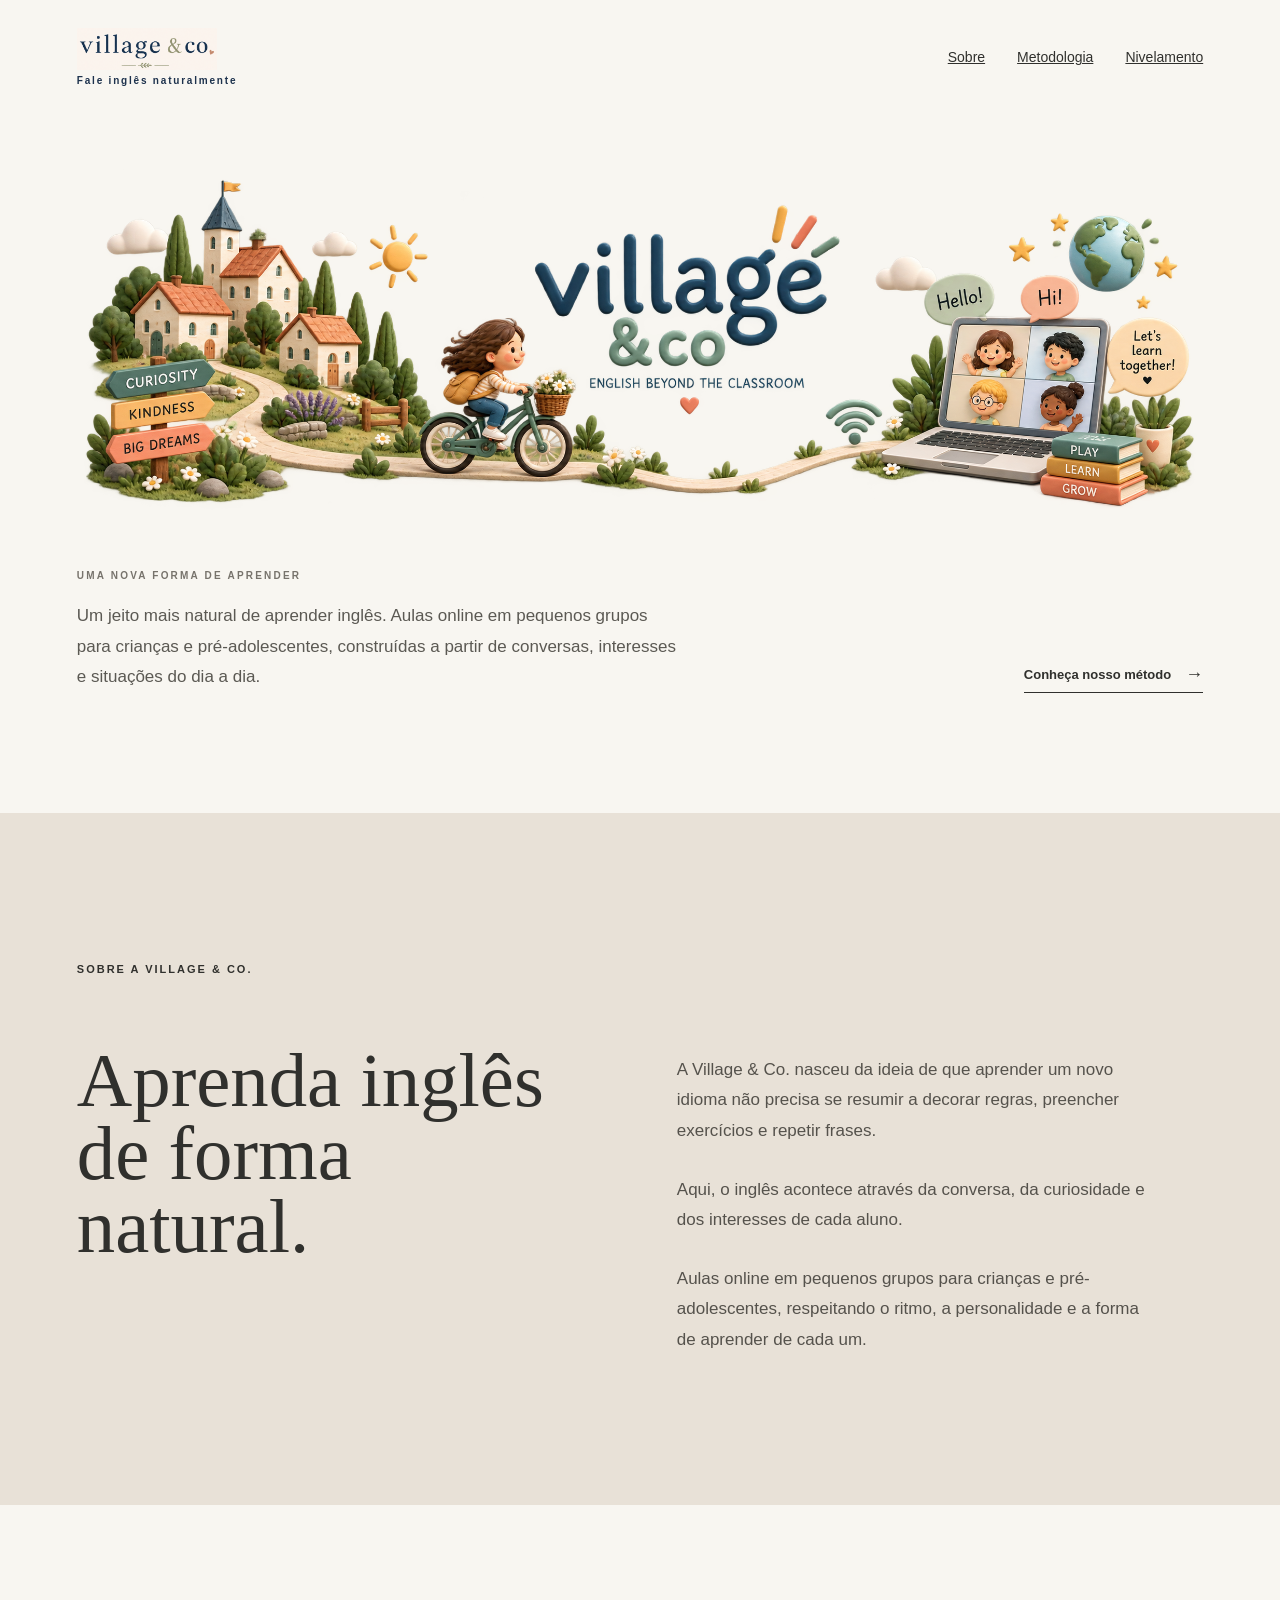
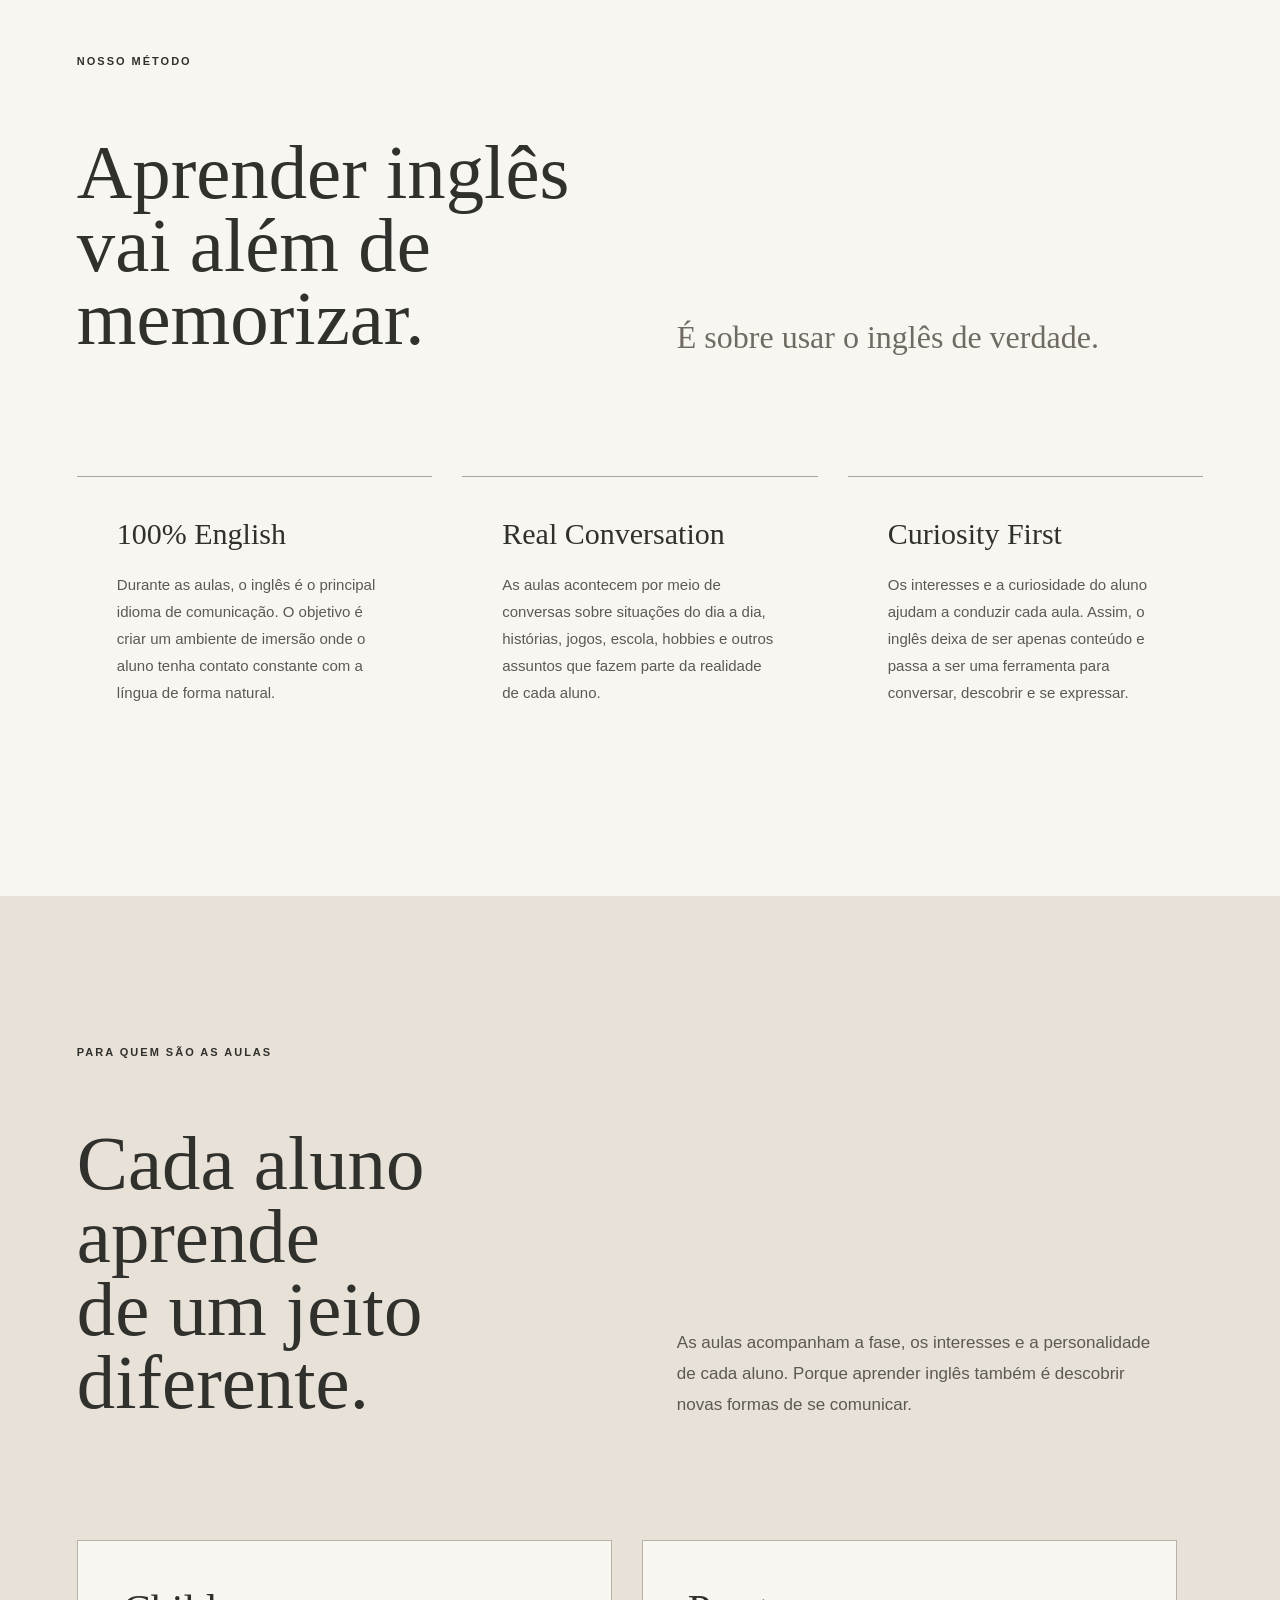
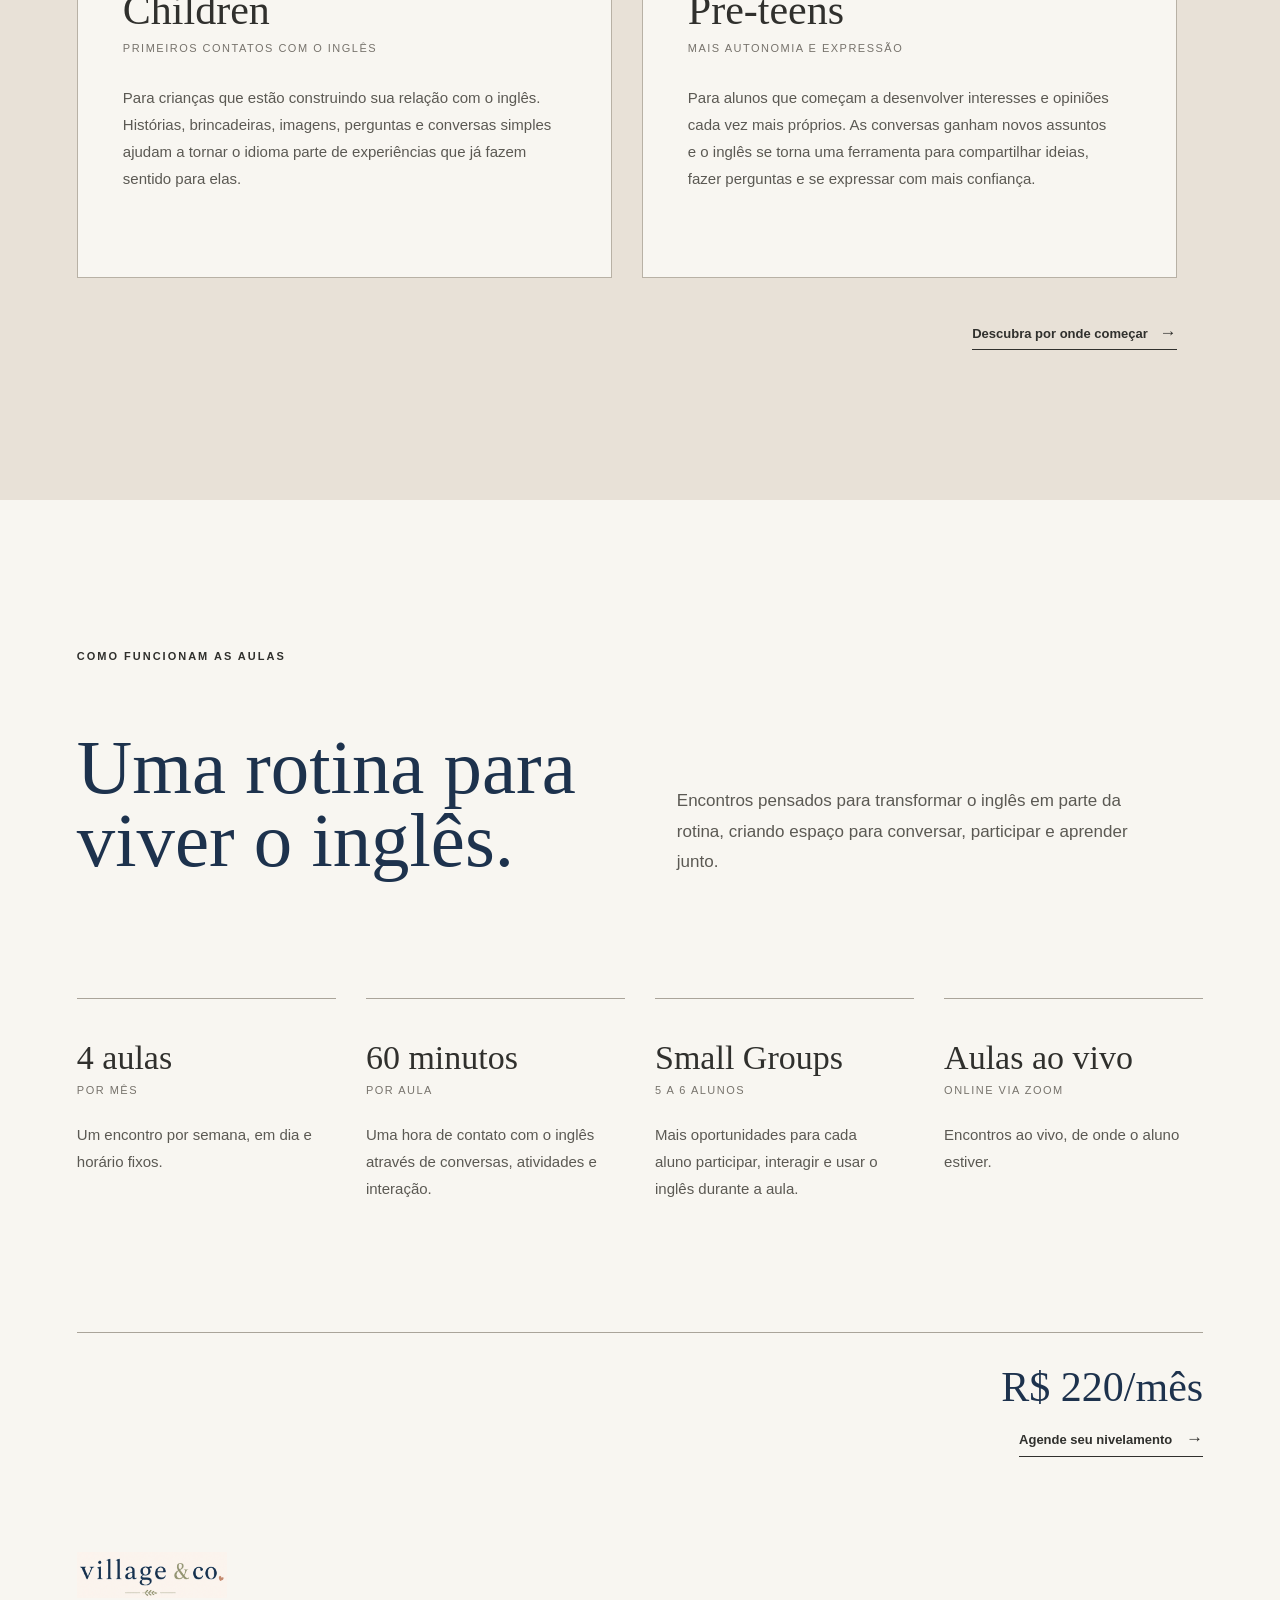
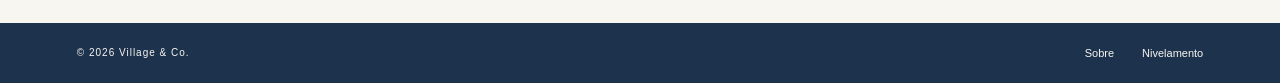
<file: index.html>
<!DOCTYPE html>
<html lang="PT-BR">

<head>

    <meta charset="UTF-8">
    <meta name="viewport" content="width=device-width, initial-scale=1.0">

    <title>village & co.</title>

    <link rel="stylesheet" href="style.css">

</head>


<body>

    <!-- Navigation -->
    <header class="navbar">

        <div class="brand">
        
            <div class="mini-image">

    <img
        src="images/mini-logo.png"
        alt="mini-village & Co."
        class="mini-logo"
    >

</div>

          <span class="sub-logo">
            Fale inglês naturalmente
          </span>
        </div> 

        <nav class="nav-links">

            <a href="about.html">Sobre</a>

            <a href="#method">Metodologia</a>

            <a href="level-test.html">Nivelamento</a>

        </nav>

    </header>


    <!-- Main Content -->
    <main>


<!-- Hero -->
<section class="corpo">

    <!-- Cover -->
    <div class="hero-cover">

        <div class="hero-placeholder">
            <img src="images/coverNew.PNG">
        </div>

        <!-- <h1 class="hero-cover-title">
            English that feels natural.
        </h1> -->

    </div>


    <!-- Hero Information -->
    <div class="hero-info">

        <div>

            <p class="hero-label">
                UMA NOVA FORMA DE APRENDER
            </p>

            <p class="hero-description">
                Um jeito mais natural de aprender inglês.
                Aulas online em pequenos grupos para crianças e
                pré-adolescentes, construídas a partir de conversas,
                interesses e situações do dia a dia.
            </p>

        </div>

        <a href="#method" class="hero-button">
            Conheça nosso método
            <span>→</span>
        </a>

    </div>

</section>


        <!-- Philosophy -->
<section class="philosophy" id="about">

    <div class="philosophy-label">
        SOBRE A VILLAGE & CO.
    </div>

    <div class="philosophy-content">

        <h2>
            Aprenda inglês<br>
            de forma natural.
        </h2>

        <div class="philosophy-text">

            <p>
                A Village & Co. nasceu da ideia de que aprender um novo
                idioma não precisa se resumir a decorar regras,
                preencher exercícios e repetir frases.
            </p>

            <p>
                Aqui, o inglês acontece através da conversa, da curiosidade
                e dos interesses de cada aluno.
            </p>

            <p>
                Aulas online em pequenos grupos para crianças e
                pré-adolescentes, respeitando o ritmo, a personalidade
                e a forma de aprender de cada um.
            </p>

        </div>

    </div>

</section>

        <!-- Method -->
<section class="metodo" id="method">

    <div class="metodo-label">
        NOSSO MÉTODO
    </div>

    <div class="metodo-intro">

        <h2>
            Aprender inglês <br>
            vai além de memorizar.
        </h2>

        <p>
            É sobre usar o inglês de verdade.
        </p>

    </div>

    <div class="metodo-cards">

        <!-- Card 01 -->
        <article class="metodo-card">

            <h3>
                100% English
            </h3>

            <p>
                Durante as aulas, o inglês é o principal idioma de comunicação.
                O objetivo é criar um ambiente de imersão onde o aluno tenha
                contato constante com a língua de forma natural.
            </p>

        </article>

        <!-- Card 02 -->
        <article class="metodo-card">

            <h3>
                Real Conversation
            </h3>

            <p>
                As aulas acontecem por meio de conversas sobre situações do dia a dia,
                histórias, jogos, escola, hobbies e outros assuntos que fazem
                parte da realidade de cada aluno.
            </p>

        </article>

        <!-- Card 03 -->
        <article class="metodo-card">

            <h3>
                Curiosity First
            </h3>

            <p>
                Os interesses e a curiosidade do aluno ajudam a conduzir cada aula.
                Assim, o inglês deixa de ser apenas conteúdo e passa a ser uma
                ferramenta para conversar, descobrir e se expressar.
            </p>

        </article>

    </div>

</section>

<!-- Who We Teach -->
<section class="publico">

    <div class="publico-label">
        PARA QUEM SÃO AS AULAS
    </div>

    <div class="publico-intro">

        <h2>
            Cada aluno aprende<br>
            de um jeito diferente.
        </h2>

        <p>
            As aulas acompanham a fase, os interesses e a personalidade
            de cada aluno. Porque aprender inglês também é descobrir
            novas formas de se comunicar.
        </p>

    </div>


    <div class="publico-cards">

        <!-- Children -->
        <article class="publico-card">

            <h3>
                Children
            </h3>

            <p class="publico-age">
                PRIMEIROS CONTATOS COM O INGLÊS
            </p>

            <p>
                Para crianças que estão construindo sua relação com o inglês.
                Histórias, brincadeiras, imagens, perguntas e conversas simples
                ajudam a tornar o idioma parte de experiências que já fazem
                sentido para elas.
            </p>

        </article>


        <!-- Pre-teens -->
        <article class="publico-card">

            <h3>
                Pre-teens
            </h3>

            <p class="publico-age">
                MAIS AUTONOMIA E EXPRESSÃO
            </p>

            <p>
                Para alunos que começam a desenvolver interesses e opiniões
                cada vez mais próprios. As conversas ganham novos assuntos
                e o inglês se torna uma ferramenta para compartilhar ideias,
                fazer perguntas e se expressar com mais confiança.
            </p>

        </article>

    </div>


    <!-- English Placement CTA -->
    <div class="publico-cta">

        <a href="level-test.html" class="publico-link">
            Descubra por onde começar
            <span>→</span>
        </a>

    </div>

</section>

<!-- Lessons -->
<section class="lessons" id="lessons">

    <div class="lessons-label">
        COMO FUNCIONAM AS AULAS
    </div>

    <div class="lessons-intro">

        <h2>
            Uma rotina para<br>
            viver o inglês.
        </h2>

        <p>
        Encontros pensados para transformar o inglês em parte
        da rotina, criando espaço para conversar, participar
        e aprender junto.
        </p>

    </div>


    <div class="lessons-details">

        <!-- Detail 01 -->
        <div class="lesson-detail">

            <h3>
                4 aulas
            </h3>

            <p class="lesson-highlight">
                por mês
            </p>

            <p>
                Um encontro por semana, em dia e horário fixos.
            </p>

        </div>


        <!-- Detail 02 -->
        <div class="lesson-detail">


            <h3>
                60 minutos
            </h3>

            <p class="lesson-highlight">
                por aula
            </p>

            <p>
                Uma hora de contato com o inglês através de
                conversas, atividades e interação.
            </p>

        </div>

        <!-- Detail 03 -->
        <div class="lesson-detail">

            <h3>
                Small Groups
            </h3>

            <p class="lesson-highlight">
                5 A 6 ALUNOS
            </p>

           <p>
                Mais oportunidades para cada aluno participar,
                interagir e usar o inglês durante a aula.
            </p>

        </div>


        <!-- Detail 04 -->
        <div class="lesson-detail">

            <h3>
                Aulas ao vivo 
            </h3>

            <p class="lesson-highlight">
                ONLINE VIA ZOOM
            </p>

            <p>
                Encontros ao vivo, de onde o aluno estiver.
            </p>

        </div>

    </div>


    <div class="lessons-price">

        <div class="price-content">

            <p class="price">
                R$ 220/mês
            </p>

            <a href="level-test.html" class="lesson-link">
                Agende seu nivelamento <span>→</span>
            </a>

        </div>

    </div>


</section>


    </main>


    <!-- JavaScript -->
    <script src="script.js"></script>

<!-- Footer -->
<footer class="footer">

    <div class="footer-logo-area">

        <img
            src="images/mini-logo.png"
            alt="Village & Co."
            class="footer-logo"
        >

    </div>

    <div class="footer-bar">

        <p>
            © 2026 Village & Co.
        </p>

        <nav class="footer-links">
            <a href="about.html">Sobre</a>
            <a href="level-test.html">Nivelamento</a>
        </nav>

    </div>

</footer>

</body>

</html>
</file>
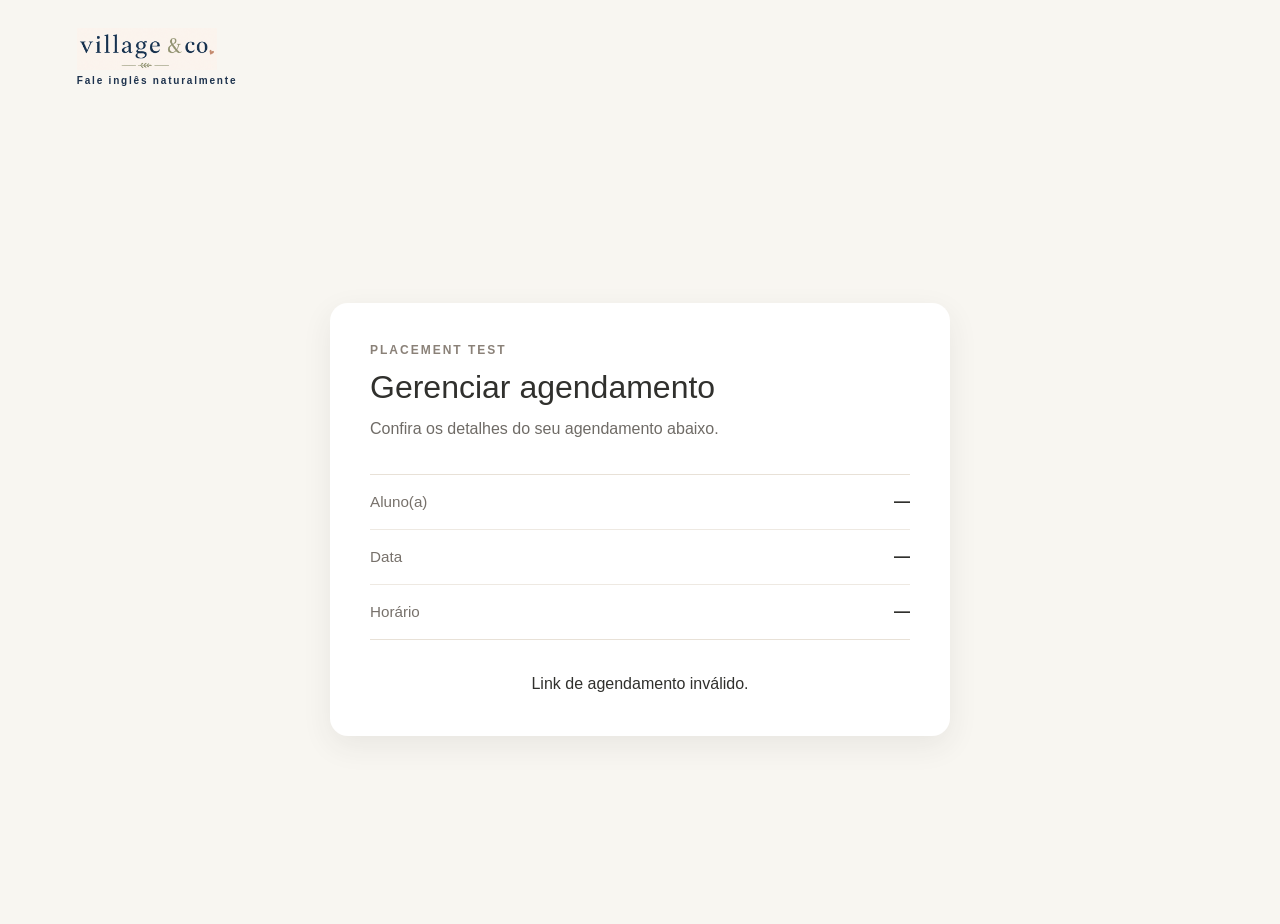
<file: cancel.html>
<!DOCTYPE html>
<html lang="pt-BR">

<head>
    <meta charset="UTF-8">
    <meta name="viewport" content="width=device-width, initial-scale=1.0">

    <title>Gerenciar Agendamento | Village & Co.</title>

    <link rel="stylesheet" href="style.css">
    <link rel="stylesheet" href="cancel.css">
</head>

<body>

    <header class="navbar">
        <div class="brand">
            <div class="mini-image">
                <img
                    src="images/mini-logo.png"
                    alt="Village & Co."
                    class="mini-logo"
                >
            </div>

            <span class="sub-logo">
                Fale inglês naturalmente
            </span>
        </div>
    </header>


    <main class="manage-booking">

        <section class="booking-card">

            <p class="booking-label">PLACEMENT TEST</p>

            <h1>Gerenciar agendamento</h1>

            <p class="booking-intro">
                Confira os detalhes do seu agendamento abaixo.
            </p>


            <div id="booking-details" class="booking-details">

                <div class="booking-detail">
                    <span>Aluno(a)</span>
                    <strong id="student-name">Carregando...</strong>
                </div>

                <div class="booking-detail">
                    <span>Data</span>
                    <strong id="placement-date">—</strong>
                </div>

                <div class="booking-detail">
                    <span>Horário</span>
                    <strong id="placement-time">—</strong>
                </div>

            </div>


            <div id="cancellation-area" class="cancellation-area">

                <label for="cancellation-reason">
                    Motivo do cancelamento
                    <span class="optional">(opcional)</span>
                </label>

                <textarea
                    id="cancellation-reason"
                    rows="4"
                    maxlength="500"
                    placeholder="Conte pra gente o motivo, se quiser."
                ></textarea>

                <button id="cancel-booking-btn" type="button">
                    Cancelar agendamento
                </button>

            </div>


            <div id="booking-message" class="booking-message"></div>

        </section>

    </main>

    <script src="cancel.js"></script>

</body>
</html>
</file>
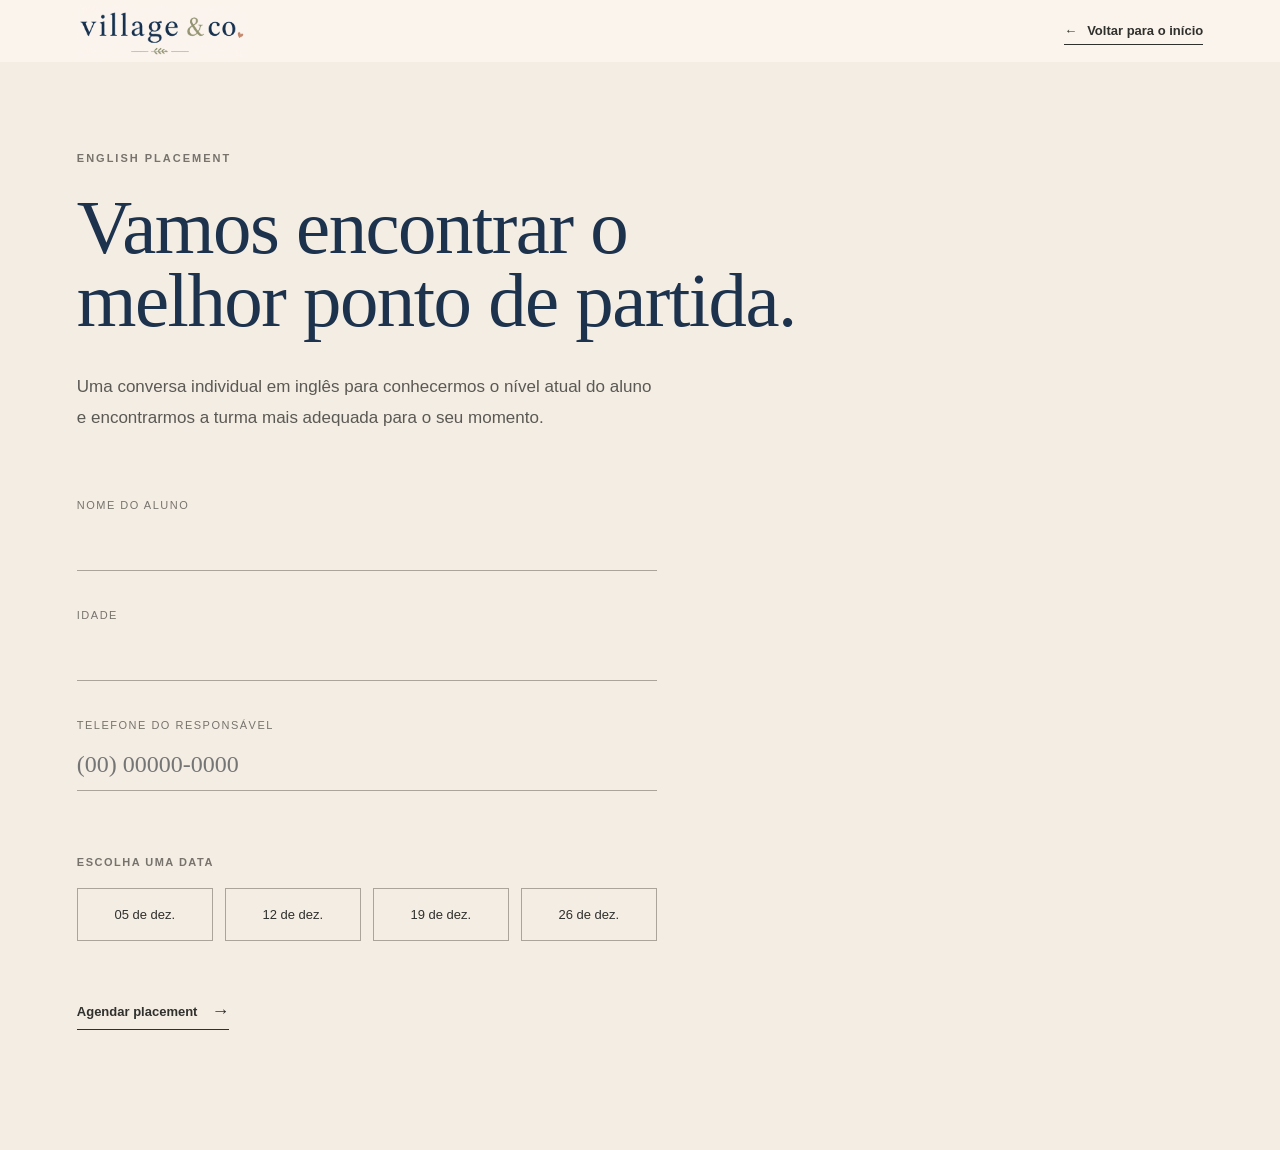
<file: level-test.html>
<!DOCTYPE html>
<html lang="pt-BR">

<head>

    <meta charset="UTF-8">
    <meta name="viewport" content="width=device-width, initial-scale=1.0">

    <title>English Placement | Village & Co.</title>

    <link rel="stylesheet" href="level-test.css">

</head>


<body>

    <!-- Navigation -->
    <header class="test-navbar">

        <a href="index.html" class="test-brand">

            <img
                src="images/mini-logo.png"
                alt="Village & Co."
                class="test-logo"
            >

        </a>

        <a href="index.html" class="back-home">
            <span>←</span>
            Voltar para o início
        </a>

    </header>


    <!-- Placement -->
    <main class="test-page">

        <section class="test-intro">

            <p class="test-label">
                ENGLISH PLACEMENT
            </p>

            <h1>
                Vamos encontrar o<br>
                melhor ponto de partida.
            </h1>

            <p class="test-description">
                Uma conversa individual em inglês para conhecermos
                o nível atual do aluno e encontrarmos a turma mais
                adequada para o seu momento.
            </p>


            <form class="student-info" id="placement-form">

                <!-- Student name -->
                <div class="form-group">

                    <label for="student-name">
                        Nome do aluno
                    </label>

                    <input
                        type="text"
                        id="student-name"
                        name="student-name"
                        autocomplete="name"
                        required
                    >

                </div>


                <!-- Age -->
                <div class="form-group">

                    <label for="student-age">
                        Idade
                    </label>

                    <input
                        type="text"
                        id="student-age"
                        name="student-age"
                        inputmode="numeric"
                        maxlength="2"
                        required
                    >

                </div>


                <!-- Parent phone -->
                <div class="form-group">

                    <label for="parent-phone">
                        Telefone do responsável
                    </label>

                    <input
                        type="tel"
                        id="parent-phone"
                        name="parent-phone"
                        inputmode="tel"
                        autocomplete="tel"
                        placeholder="(00) 00000-0000"
                        required
                    >

                </div>


                <!-- Scheduling -->
                <div class="placement-schedule">

    <p class="schedule-label">
        ESCOLHA UMA DATA
    </p>

    <div class="available-dates" id="available-dates">
        <!-- Os sábados serão adicionados pelo JavaScript -->
    </div>


    <div class="time-section hidden" id="time-section">

        <p class="schedule-label">
            HORÁRIOS DISPONÍVEIS
        </p>

        <div class="available-times">

            <button type="button" class="time-option" data-time="09:00">
                09:00
            </button>

            <button type="button" class="time-option" data-time="09:30">
                09:30
            </button>

            <button type="button" class="time-option" data-time="10:00">
                10:00
            </button>

            <button type="button" class="time-option" data-time="10:30">
                10:30
            </button>

        </div>

    </div>

    <input type="hidden" id="placement-date" name="placement-date">
    <input type="hidden" id="placement-time" name="placement-time">

</div>

                <button type="submit" class="start-test">
                    Agendar placement
                    <span>→</span>
                </button>

            </form>

        </section>

    </main>
    <script src="placement.js"></script>

</body>

</html>
</file>
<file: style.css>
/* ==============================
   BASE
================================= */

* {
    margin: 0;
    padding: 0;
    box-sizing: border-box;
}

body {
    background-color: #f8f6f1;
    color: #30302d;
    font-family: Arial, sans-serif;
}


/* ==============================
   NAVIGATION
================================= */

.navbar {
    width: 100%;
    padding: 28px 6%;

    display: flex;
    align-items: center;
    justify-content: space-between;
}

.brand {
    display: flex;
    flex-direction: column;
    align-items: flex-start;
}


.mini-logo {
    width: 140px;
    height: auto;

    display: block;
}


.sub-logo {
    margin-top: 5px;

    font-size: 10px;

    letter-spacing: 1.8px;

    font-weight: 600;

    color: #1D324D;
}

.nav-links {
    display: flex;
    gap: 32px;
}

.nav-links a {
    color: #30302d;

    font-size: 14px;
}

.nav-links a:hover {
    opacity: 0.6;
}


/* ==============================
   HERO
================================= */

.corpo {
    padding: 35px 6% 120px;

    color: #1D324D;
}


/* ==============================
   COVER
================================= */

.hero-cover {
    width: 100%;

    position: relative;

}

.hero-placeholder {
    width: 100%;

    display: flex;
    align-items: center;
    justify-content: center;
}

.hero-placeholder img {
    width: 100%;
    height: auto;
    display: block;
}


/* Main cover title */

.hero-cover-title {
    position: absolute;

    left: 50%;
    bottom: 35px;

    transform: translateX(-50%);

    width: 100%;

    padding: 0 40px;

    text-align: center;

    white-space: nowrap;

    font-family: Georgia, serif;

    font-size: clamp(42px, 6vw, 90px);

    font-weight: 400;

    letter-spacing: -2px;

    color: #1D324D;
}


/* ==============================
   HERO INFORMATION
================================= */

.hero-info {
    max-width: 1200px;

    margin-top: 45px;

    display: flex;
    align-items: flex-end;
    justify-content: space-between;

    gap: 80px;
}


.hero-label {
    margin-bottom: 20px;

    font-size: 10px;

    letter-spacing: 2.2px;

    font-weight: 600;

    color: #77736c;
}


.hero-description {
    max-width: 600px;

    font-size: 17px;

    line-height: 1.8;

    color: #5b5953;
}


/* CTA */

.hero-button {
    flex-shrink: 0;

    display: inline-flex;

    align-items: center;

    gap: 14px;

    padding-bottom: 7px;

    color: #30302d;

    text-decoration: none;

    font-size: 13px;

    font-weight: 600;

    border-bottom: 1px solid #30302d;
}


.hero-button span {
    font-size: 18px;
}


.hero-button:hover {
    opacity: 0.6;
}


/* ==============================
   PHILOSOPHY
================================= */

.philosophy {
    padding: 150px 6%;

    background-color: #e8e1d7;
}


.philosophy-label {
    margin-bottom: 70px;

    font-size: 11px;

    letter-spacing: 2px;

    font-weight: 600;
}


.philosophy-content {
    display: grid;

    grid-template-columns: 1fr 1fr;

    gap: 100px;

    max-width: 1100px;
}


.philosophy h2 {
    font-family: Georgia, serif;

    font-size: clamp(48px, 6vw, 82px);

    font-weight: 400;

    line-height: 0.95;
}


.philosophy-text {
    max-width: 480px;

    padding-top: 10px;
}


.philosophy-text p {
    margin-bottom: 28px;

    font-size: 17px;

    line-height: 1.8;

    color: #55524c;
}


.philosophy-text p:last-child {
    margin-bottom: 0;
}

/* ==============================
   METHOD
================================= */

.metodo {
    padding: 150px 6%;
    background-color: #f8f6f1;
}


/* Section label */

.metodo-label {
    margin-bottom: 70px;

    font-size: 11px;

    letter-spacing: 2px;

    font-weight: 600;
}


/* Introduction */

.metodo-intro {
    display: grid;

    grid-template-columns: 1fr 1fr;

    gap: 100px;

    max-width: 1100px;

    margin-bottom: 120px;
}


.metodo-intro h2 {
    font-family: Georgia, serif;

    font-size: clamp(48px, 6vw, 82px);

    font-weight: 400;

    line-height: 0.95;
}


.metodo-intro p {
    align-self: end;

    font-family: Georgia, serif;

    font-size: 32px;

    color: #6f6b63;
}


/* Cards */

.metodo-cards {
    display: grid;

    grid-template-columns: repeat(3, 1fr);

    gap: 30px;

    max-width: 1200px;
}


.metodo-card {
    padding: 40px;

    border-top: 1px solid #aaa49a;
}


.metodo-number {
    display: block;

    margin-bottom: 60px;

    font-size: 11px;

    letter-spacing: 2px;

    color: #77736c;
}


.metodo-card h3 {
    margin-bottom: 20px;

    font-family: Georgia, serif;

    font-size: 30px;

    font-weight: 400;
}


.metodo-card p {
    font-size: 15px;

    line-height: 1.8;

    color: #5b5953;
}

/* ==============================
   WHO WE TEACH
================================= */

.publico {
    padding: 150px 6%;

    background-color: #e8e1d7;
}


/* Section label */

.publico-label {
    margin-bottom: 70px;

    font-size: 11px;

    letter-spacing: 2px;

    font-weight: 600;
}


/* Introduction */

.publico-intro {
    display: grid;

    grid-template-columns: 1fr 1fr;

    gap: 100px;

    max-width: 1100px;

    margin-bottom: 120px;
}


.publico-intro h2 {
    font-family: Georgia, serif;

    font-size: clamp(48px, 6vw, 82px);

    font-weight: 400;

    line-height: 0.95;
}


.publico-intro p {
    align-self: end;

    max-width: 480px;

    font-size: 17px;

    line-height: 1.8;

    color: #5b5953;
}


/* Cards */

.publico-cards {
    display: grid;

    grid-template-columns: repeat(2, 1fr);

    gap: 30px;

    max-width: 1100px;
}


.publico-card {
    padding: 45px;

    border: 1px solid #b8b1a5;

    background-color: #f8f6f1;
}


/* Number */

.publico-number {
    display: block;

    margin-bottom: 55px;

    font-size: 11px;

    letter-spacing: 2px;

    color: #77736c;
}


/* Card title */

.publico-card h3 {
    margin-bottom: 8px;

    font-family: Georgia, serif;

    font-size: 42px;

    font-weight: 400;
}


/* Age description */

.publico-age {
    margin-bottom: 30px;

    font-size: 11px;

    letter-spacing: 1.5px;

    text-transform: uppercase;

    color: #77736c;
}


/* Description */

.publico-card > p:not(.publico-age) {
    max-width: 430px;

    margin-bottom: 40px;

    font-size: 15px;

    line-height: 1.8;

    color: #5b5953;
}

/* CTA */

.publico-cta {
    width: 1100px;
    max-width: 100%;

    display: flex;
    justify-content: flex-end;

    margin-top: 45px;
}

.publico-link {
    display: inline-flex;

    align-items: center;

    gap: 12px;

    color: #30302d;

    text-decoration: none;

    font-size: 13px;

    font-weight: 600;

    border-bottom: 1px solid #30302d;

    padding-bottom: 6px;
}

.publico-link span {
    font-size: 17px;
}

.publico-link:hover {
    opacity: 0.6;
}

/* ==============================
LESSONS
================================= */

.lessons {
    padding: 150px 6% 70px;
    background-color: #f8f6f1;
}


/* Label */

.lessons-label {
    margin-bottom: 70px;

    font-size: 11px;
    letter-spacing: 2px;
    font-weight: 600;
}


/* Introduction */

.lessons-intro {
    display: grid;
    grid-template-columns: 1fr 1fr;

    gap: 100px;

    max-width: 1100px;

    margin-bottom: 120px;
}

.lessons-intro h2 {
    font-family: Georgia, serif;

    font-size: clamp(48px, 6vw, 82px);

    font-weight: 400;
    line-height: 0.95;

    color: #1D324D;
}

.lessons-intro p {
    align-self: end;

    max-width: 480px;

    font-size: 17px;
    line-height: 1.8;

    color: #5b5953;
}


/* Lesson information */

.lessons-details {
    display: grid;

    grid-template-columns: repeat(4, 1fr);

    gap: 30px;

    max-width: 1200px;
}

.lesson-detail {
    padding: 40px 20px 40px 0;

    border-top: 1px solid #aaa49a;
}

.lesson-number {
    display: block;

    margin-bottom: 55px;

    font-size: 11px;
    letter-spacing: 2px;

    color: #77736c;
}

.lesson-detail h3 {
    margin-bottom: 7px;

    font-family: Georgia, serif;

    font-size: 34px;

    font-weight: 400;
}

.lesson-highlight {
    margin-bottom: 25px;

    font-size: 11px;

    letter-spacing: 1.5px;

    text-transform: uppercase;

    color: #77736c;
}

.lesson-detail > p:last-child {
    max-width: 300px;

    font-size: 15px;

    line-height: 1.8;

    color: #5b5953;
}


/* Price */

.lessons-price {
    max-width: 1200px;

    margin-top: 90px;
    padding-top: 30px;

    border-top: 1px solid #aaa49a;

    display: flex;
    justify-content: flex-end;
}

.price-content {
    display: flex;
    flex-direction: column;
    align-items: flex-end;

    gap: 18px;
}

.price {
    font-family: Georgia, serif;

    font-size: 42px;

    color: #1D324D;
}

.lesson-link {
    display: inline-flex;

    align-items: center;

    gap: 14px;

    padding-bottom: 7px;

    color: #30302d;

    text-decoration: none;

    font-size: 13px;

    font-weight: 600;

    border-bottom: 1px solid #30302d;
}

.lesson-link span {
    font-size: 17px;
}

.lesson-link:hover {
    opacity: 0.6;
}

/* ==============================
FOOTER
================================= */

.footer {
    background-color: #f8f6f1;
}


/* Logo above the bar */

.footer-logo-area {
    padding: 25px 6% 25px;
}

.footer-logo {
    width: 150px;
    height: auto;

    display: block;
}


/* Thin footer bar */

.footer-bar {
    min-height: 60px;

    padding: 18px 6%;

    background-color: #1D324D;

    display: flex;
    align-items: center;
    justify-content: space-between;

    color: #f8f6f1;
}

.footer-bar p {
    font-size: 10px;
    letter-spacing: 1px;
}


/* Links */

.footer-links {
    display: flex;
    gap: 28px;
}

.footer-links a {
    color: #f8f6f1;

    text-decoration: none;

    font-size: 11px;
}

.footer-links a:hover {
    opacity: 0.65;
}

/* ==============================
   RESPONSIVE / MOBILE
================================= */

@media (max-width: 900px) {

    /* NAVIGATION */

    .navbar {
        padding: 18px 5%;
        flex-direction: column;
        align-items: flex-start;
        gap: 20px;
    }

    .mini-logo {
        width: 170px;
    }

    .nav-links {
        width: 100%;

        display: flex;
        flex-wrap: wrap;

        gap: 18px;
    }


    /* HERO */

    .corpo {
        padding: 25px 5% 80px;
    }

    .hero-cover {
        height: 240px;
    }

    .hero-cover-title {
        bottom: 25px;

        padding: 0 20px;

        font-size: clamp(34px, 8vw, 58px);

        white-space: normal;

        line-height: 1;
    }

    .hero-info {
        margin-top: 35px;

        flex-direction: column;

        align-items: flex-start;

        gap: 30px;
    }

    .hero-description {
        max-width: 100%;
    }


    /* PHILOSOPHY */

    .philosophy {
        padding: 90px 5%;
    }

    .philosophy-label {
        margin-bottom: 45px;
    }

    .philosophy-content {
        grid-template-columns: 1fr;

        gap: 45px;
    }

    .philosophy h2 {
        font-size: clamp(42px, 10vw, 64px);
    }


    /* METHOD */

    .metodo {
        padding: 90px 5%;
    }

    .metodo-label {
        margin-bottom: 45px;
    }

    .metodo-intro {
        grid-template-columns: 1fr;

        gap: 35px;

        margin-bottom: 70px;
    }

    .metodo-intro h2 {
        font-size: clamp(42px, 10vw, 64px);
    }

    .metodo-intro p {
        font-size: 25px;
    }

    .metodo-cards {
        grid-template-columns: 1fr;

        gap: 10px;
    }

    .metodo-card {
        padding: 35px 0;
    }


    /* WHO WE TEACH */

    .publico {
        padding: 90px 5%;
    }

    .publico-label {
        margin-bottom: 45px;
    }

    .publico-intro {
        grid-template-columns: 1fr;

        gap: 35px;

        margin-bottom: 70px;
    }

    .publico-intro h2 {
        font-size: clamp(42px, 10vw, 64px);
    }

    .publico-cards {
        grid-template-columns: 1fr;

        gap: 20px;
    }

    .publico-card {
        padding: 35px;
    }

    .publico-card h3 {
        font-size: 36px;
    }

    .publico-cta {
        justify-content: flex-start;

        margin-top: 35px;
    }


    /* LESSONS */

    .lessons {
        padding: 90px 5% 60px;
    }

    .lessons-label {
        margin-bottom: 45px;
    }

    .lessons-intro {
        grid-template-columns: 1fr;

        gap: 35px;

        margin-bottom: 70px;
    }

    .lessons-intro h2 {
        font-size: clamp(42px, 10vw, 64px);
    }

    .lessons-details {
        grid-template-columns: repeat(2, 1fr);

        gap: 20px;
    }

    .lesson-detail {
        padding: 30px 10px 30px 0;
    }

    .lesson-detail h3 {
        font-size: 28px;
    }

    .lessons-price {
        margin-top: 60px;
    }


    /* FOOTER */

    .footer-logo-area {
        padding: 30px 5% 20px;
    }

    .footer-bar {
        padding: 16px 5%;

        flex-direction: column;

        align-items: flex-start;

        gap: 14px;
    }

    .footer-links {
        gap: 18px;
    }

}

@media (max-width: 600px) {

    .nav-links {
        gap: 14px;
    }

    .nav-links a {
        font-size: 13px;
    }


    /* HERO */

    .hero-cover {
        height: 190px;
    }

    .hero-cover-title {
        font-size: clamp(30px, 9vw, 44px);
    }


    /* LESSON CARDS */

    .lessons-details {
        grid-template-columns: 1fr;
    }


    /* PRICE */

    .price {
        font-size: 36px;
    }


    /* FOOTER */

    .footer-links {
        flex-direction: column;

        gap: 8px;
    }

}
</file>
<file: cancel.css>
*{
    margin: 0;
    padding: 0;
    box-sizing: border-box;
}

body {
    background-color: #f8f6f1;
    color: #30302d;
    font-family: Arial, sans-serif;
    min-height: 100vh;
}

.manage-booking {
    min-height: calc(100vh - 90px);
    display: flex;
    justify-content: center;
    align-items: center;
    padding: 60px 20px;
}

.booking-card {
    width: 100%;
    max-width: 620px;
    background-color: #ffffff;
    border-radius: 18px;
    padding: 40px;
    box-shadow: 0 10px 30px rgba(48, 48, 45, 0.08);
}

.booking-label {
    font-size: 0.75rem;
    font-weight: 600;
    letter-spacing: 2px;
    color: #8a8178;
    margin-bottom: 12px;
}

.booking-card h1 {
    font-size: 2rem;
    font-weight: 500;
    color: #30302d;
    margin-bottom: 10px;
}

.booking-intro {
    color: #6f6b66;
    line-height: 1.6;
    margin-bottom: 32px;
}

.booking-details {
    border-top: 1px solid #e8e1d7;
    border-bottom: 1px solid #e8e1d7;
    margin-bottom: 32px;
}

.booking-detail {
    display: flex;
    justify-content: space-between;
    align-items: center;
    gap: 20px;
    padding: 18px 0;
}

.booking-detail + .booking-detail {
    border-top: 1px solid #eee9e2;
}

.booking-detail span {
    color: #77716b;
    font-size: 0.95rem;
}

.booking-detail strong {
    color: #30302d;
    font-weight: 600;
    text-align: right;
}

.cancellation-area {
    display: flex;
    flex-direction: column;
}

.cancellation-area label {
    font-size: 0.95rem;
    font-weight: 600;
    margin-bottom: 10px;
    color: #30302d;
}

.optional {
    font-weight: 400;
    color: #908a84;
    font-size: 0.85rem;
}

#cancellation-reason {
    width: 100%;
    resize: vertical;
    min-height: 110px;
    padding: 14px;
    border: 1px solid #d8d1c8;
    border-radius: 10px;
    font-family: inherit;
    font-size: 0.95rem;
    color: #30302d;
    background-color: #fcfbf8;
    margin-bottom: 20px;
}

#cancellation-reason:focus {
    outline: none;
    border-color: #9e958a;
}

#cancel-booking-btn {
    width: 100%;
    padding: 14px 20px;
    border: none;
    border-radius: 10px;
    background-color: #30302d;
    color: white;
    font-size: 0.95rem;
    font-weight: 600;
    cursor: pointer;
    transition: opacity 0.2s ease;
}

#cancel-booking-btn:hover {
    opacity: 0.85;
}

.booking-message {
    margin-top: 20px;
    text-align: center;
    line-height: 1.5;
}

@media (max-width: 600px) {
    .manage-booking {
        padding: 35px 16px;
        align-items: flex-start;
    }

    .booking-card {
        padding: 28px 22px;
    }

    .booking-card h1 {
        font-size: 1.65rem;
    }

    .booking-detail {
        align-items: flex-start;
        flex-direction: column;
        gap: 5px;
    }

    .booking-detail strong {
        text-align: left;
    }
}
</file>
<file: level-test.css>
/* ==============================
   BASE
================================= */

* {
    margin: 0;
    padding: 0;
    box-sizing: border-box;
}

body {
    background-color: #f3ede4;
    color: #30302d;
    font-family: Arial, sans-serif;
}


/* ==============================
   PLACEMENT HEADER
================================= */

.test-navbar {
    width: 100%;
    padding: 5px 6%;

    display: flex;
    align-items: flex-start;
    justify-content: space-between;

    background-color: #fbf4ec;
}

.test-brand {
    display: block;
    flex-shrink: 0;
}

.test-logo {
    width: 170px;
    height: auto;

    display: block;
}

.back-home {
    margin-top: 18px;

    display: inline-flex;
    align-items: center;
    gap: 10px;

    white-space: nowrap;

    color: #30302d;
    text-decoration: none;

    font-size: 13px;
    font-weight: 600;

    border-bottom: 1px solid #30302d;
    padding-bottom: 6px;
}

.back-home:hover {
    opacity: 0.6;
}


/* ==============================
   PLACEMENT INTRO
================================= */

.test-page {
    padding: 90px 6% 120px;
}

.test-intro {
    max-width: 760px;
}


/* Small label */

.test-label {
    margin-bottom: 28px;

    font-size: 11px;
    letter-spacing: 2px;
    font-weight: 600;

    color: #77736c;
}


/* Main title */

.test-intro h1 {
    margin-bottom: 35px;

    font-family: Georgia, serif;

    font-size: clamp(58px, 6vw, 88px);

    font-weight: 400;

    line-height: 0.95;

    letter-spacing: -1.5px;

    color: #1D324D;
}


/* Description */

.test-description {
    max-width: 580px;

    margin-bottom: 65px;

    font-size: 17px;

    line-height: 1.8;

    color: #5b5953;
}


/* ==============================
   STUDENT INFORMATION
================================= */

.student-info {
    max-width: 580px;
}

.form-group {
    margin-bottom: 38px;
}

.form-group label {
    display: block;

    margin-bottom: 12px;

    font-size: 11px;

    letter-spacing: 1.5px;

    text-transform: uppercase;

    color: #77736c;
}

.form-group input {
    width: 100%;

    padding: 8px 0 12px;

    border: none;
    border-bottom: 1px solid #aaa49a;

    background: transparent;

    font-family: Georgia, serif;

    font-size: 24px;

    color: #1D324D;

    outline: none;
}

.form-group input:focus {
    border-bottom-color: #1D324D;
}


/* ==============================
   START BUTTON
================================= */

.start-test {
    margin-top: 15px;

    display: inline-flex;
    align-items: center;

    gap: 14px;

    padding: 0 0 7px;

    border: none;
    border-bottom: 1px solid #30302d;

    background: transparent;

    color: #30302d;

    font-size: 13px;

    font-weight: 600;

    cursor: pointer;
}

.start-test span {
    font-size: 18px;
}

.start-test:hover {
    opacity: 0.6;
}

/* ==============================
   PLACEMENT SCHEDULE
================================= */

.placement-schedule {
    margin-top: 65px;
    margin-bottom: 45px;
}

.schedule-label {
    margin-bottom: 20px;

    font-size: 11px;
    letter-spacing: 1.5px;
    font-weight: 600;

    color: #77736c;
}

/* ==============================
   PLACEMENT CALENDAR
================================= */

.hidden {
    display: none;
}

.available-dates {
    display: grid;
    grid-template-columns: repeat(4, 1fr);

    gap: 12px;

    margin-bottom: 40px;
}

.date-option,
.time-option {
    padding: 18px 12px;

    border: 1px solid #aaa49a;

    background: transparent;

    color: #30302d;

    font-family: Arial, sans-serif;
    font-size: 13px;

    cursor: pointer;

    transition: 0.2s ease;
}

.date-option:hover,
.time-option:hover {
    border-color: #1D324D;
}

.date-option.selected,
.time-option.selected {
    border-color: #1D324D;
    background-color: #1D324D;
    color: #f3ede4;
}

.time-section {
    margin-top: 35px;
}

.available-times {
    display: grid;
    grid-template-columns: repeat(4, 1fr);

    gap: 12px;
}

.time-option:disabled {
    opacity: 0.35;
    cursor: not-allowed;
    text-decoration: line-through;
}
</file>
